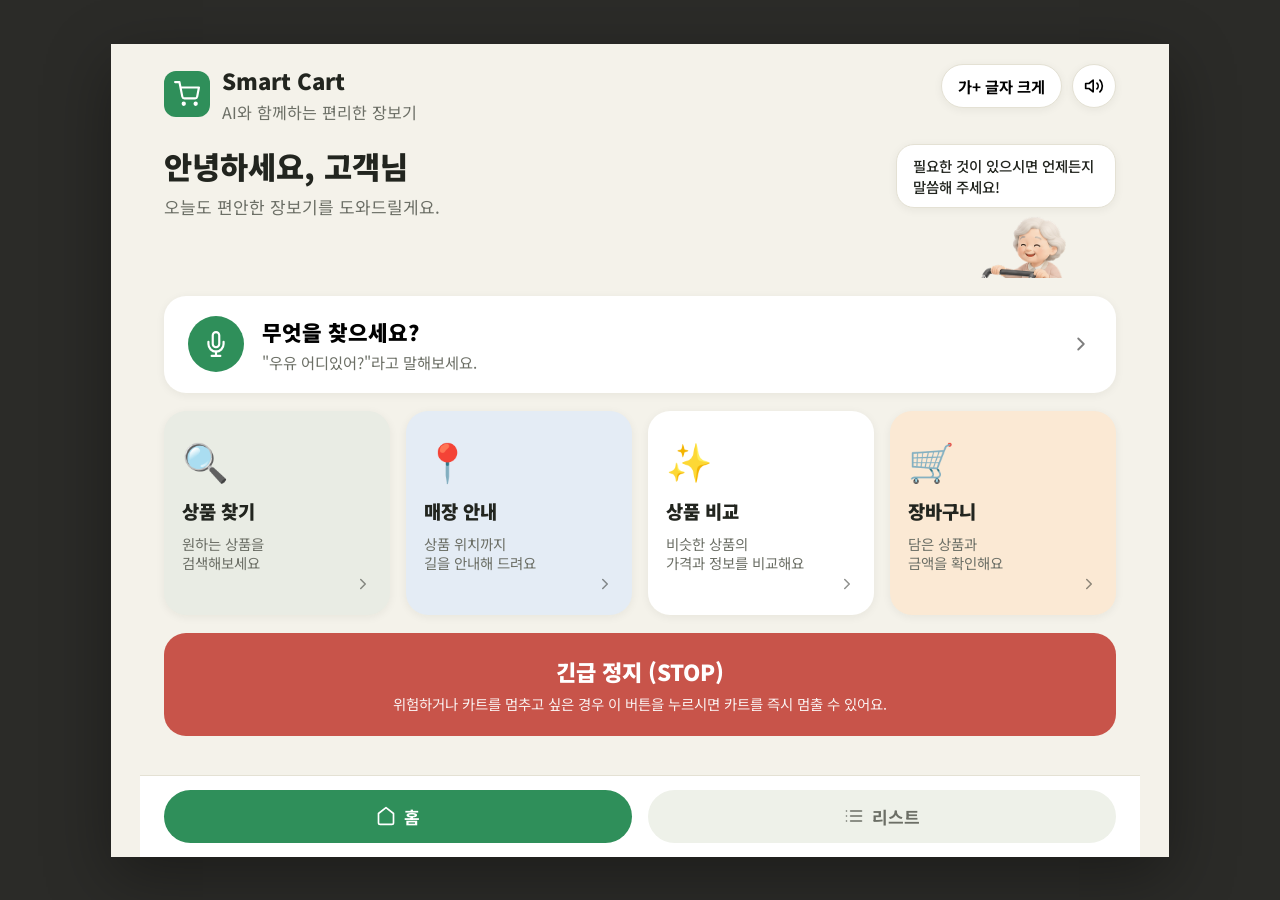
<file: index.html>
<!DOCTYPE html>
<html lang="ko">
<head>
<meta charset="UTF-8">
<meta name="viewport" content="width=device-width, initial-scale=1.0">
<title>Smart Cart - 홈</title>
<link rel="stylesheet" href="css/style.css">
</head>
<body data-page="home">
<div class="device-frame">
<div class="page">

  <div class="topbar">
    <div class="logo-row">
      <div class="logo-icon">
        <svg viewBox="0 0 24 24" fill="none" stroke-width="2" stroke-linecap="round" stroke-linejoin="round"><circle cx="9" cy="21" r="1"/><circle cx="20" cy="21" r="1"/><path d="M1 1h4l2.68 13.39a2 2 0 0 0 2 1.61h9.72a2 2 0 0 0 2-1.61L23 6H6"/></svg>
      </div>
      <div class="title-group">
        <h1 style="font-size:1.3rem;">Smart Cart</h1>
        <p>AI와 함께하는 편리한 장보기</p>
      </div>
    </div>
    <div class="topbar-actions">
      <button class="pill-btn font-toggle-btn">가+ 글자 크게</button>
      <button class="icon-btn tts-btn" aria-label="읽어주기">
        <svg viewBox="0 0 24 24" fill="none" stroke="currentColor" stroke-width="2" stroke-linecap="round" stroke-linejoin="round"><polygon points="11 5 6 9 2 9 2 15 6 15 11 19 11 5"/><path d="M19.07 4.93a10 10 0 0 1 0 14.14M15.54 8.46a5 5 0 0 1 0 7.07"/></svg>
      </button>
    </div>
  </div>

  <div class="greeting-row">
    <div class="greeting-text">
      <h2>안녕하세요, 고객님</h2>
      <p data-tts-sub>오늘도 편안한 장보기를 도와드릴게요.</p>
    </div>
    <div class="avatar-wrap">
      <div class="speech-bubble">필요한 것이 있으시면 언제든지 말씀해 주세요!</div>
      <img class="avatar-emoji" src="img/grandma.png" alt="고객 캐릭터">
    </div>
  </div>

  <button class="card voice-search" id="homeVoiceBtn">
    <div class="mic-circle" id="homeMic">
      <svg viewBox="0 0 24 24" fill="none" stroke="currentColor" stroke-width="2" stroke-linecap="round" stroke-linejoin="round"><path d="M12 1a3 3 0 0 0-3 3v8a3 3 0 0 0 6 0V4a3 3 0 0 0-3-3z"/><path d="M19 10v2a7 7 0 0 1-14 0v-2"/><line x1="12" y1="19" x2="12" y2="23"/><line x1="8" y1="23" x2="16" y2="23"/></svg>
    </div>
    <div>
      <p class="vs-title">무엇을 찾으세요?</p>
      <p class="vs-sub">"우유 어디있어?"라고 말해보세요.</p>
    </div>
    <svg class="chev" viewBox="0 0 24 24" fill="none" stroke="currentColor" stroke-width="2" stroke-linecap="round" stroke-linejoin="round" width="22" height="22"><path d="M9 18l6-6-6-6"/></svg>
  </button>

  <div class="menu-grid">
    <a class="card menu-card c-search" href="search.html">
      <div class="m-icon">🔍</div>
      <h3>상품 찾기</h3>
      <p>원하는 상품을<br>검색해보세요</p>
      <svg class="chev" viewBox="0 0 24 24" fill="none" stroke="currentColor" stroke-width="2" stroke-linecap="round" stroke-linejoin="round" width="18" height="18"><path d="M9 18l6-6-6-6"/></svg>
    </a>
    <a class="card menu-card c-store" href="store.html">
      <div class="m-icon">📍</div>
      <h3>매장 안내</h3>
      <p>상품 위치까지<br>길을 안내해 드려요</p>
      <svg class="chev" viewBox="0 0 24 24" fill="none" stroke="currentColor" stroke-width="2" stroke-linecap="round" stroke-linejoin="round" width="18" height="18"><path d="M9 18l6-6-6-6"/></svg>
    </a>
    <a class="card menu-card c-compare" href="result.html">
      <div class="m-icon">✨</div>
      <h3>상품 비교</h3>
      <p>비슷한 상품의<br>가격과 정보를 비교해요</p>
      <svg class="chev" viewBox="0 0 24 24" fill="none" stroke="currentColor" stroke-width="2" stroke-linecap="round" stroke-linejoin="round" width="18" height="18"><path d="M9 18l6-6-6-6"/></svg>
    </a>
    <a class="card menu-card c-cart" href="cart.html">
      <div class="m-icon">🛒</div>
      <h3>장바구니</h3>
      <p>담은 상품과<br>금액을 확인해요</p>
      <svg class="chev" viewBox="0 0 24 24" fill="none" stroke="currentColor" stroke-width="2" stroke-linecap="round" stroke-linejoin="round" width="18" height="18"><path d="M9 18l6-6-6-6"/></svg>
    </a>
  </div>

  <button class="stop-btn" id="stopBtn">
    <h3>긴급 정지 (STOP)</h3>
    <p>위험하거나 카트를 멈추고 싶은 경우 이 버튼을 누르시면 카트를 즉시 멈출 수 있어요.</p>
  </button>

</div>

<nav class="bottom-nav">
  <a class="nav-btn active" href="index.html">
    <svg viewBox="0 0 24 24" fill="none" stroke="currentColor" stroke-width="2" stroke-linecap="round" stroke-linejoin="round"><path d="M3 9l9-7 9 7v11a2 2 0 0 1-2 2H5a2 2 0 0 1-2-2z"/></svg>
    홈
  </a>
  <a class="nav-btn" href="checklist.html">
    <svg viewBox="0 0 24 24" fill="none" stroke="currentColor" stroke-width="2" stroke-linecap="round" stroke-linejoin="round"><line x1="8" y1="6" x2="21" y2="6"/><line x1="8" y1="12" x2="21" y2="12"/><line x1="8" y1="18" x2="21" y2="18"/><line x1="3" y1="6" x2="3.01" y2="6"/><line x1="3" y1="12" x2="3.01" y2="12"/><line x1="3" y1="18" x2="3.01" y2="18"/></svg>
    리스트
  </a>
</nav>
</div>

<script src="js/data.js"></script>
<script src="js/cart.js"></script>
<script src="js/common.js"></script>
<script>
  seedCartOnce();

  initMic(document.getElementById('homeVoiceBtn'), (text) => {
    window.location.href = 'result.html?q=' + encodeURIComponent(text);
  });

  document.getElementById('stopBtn').addEventListener('click', () => {
    alert('🛑 카트가 긴급 정지되었습니다.\n안전을 확인한 후 다시 이용해주세요.');
  });
</script>
</body>
</html>
</file>
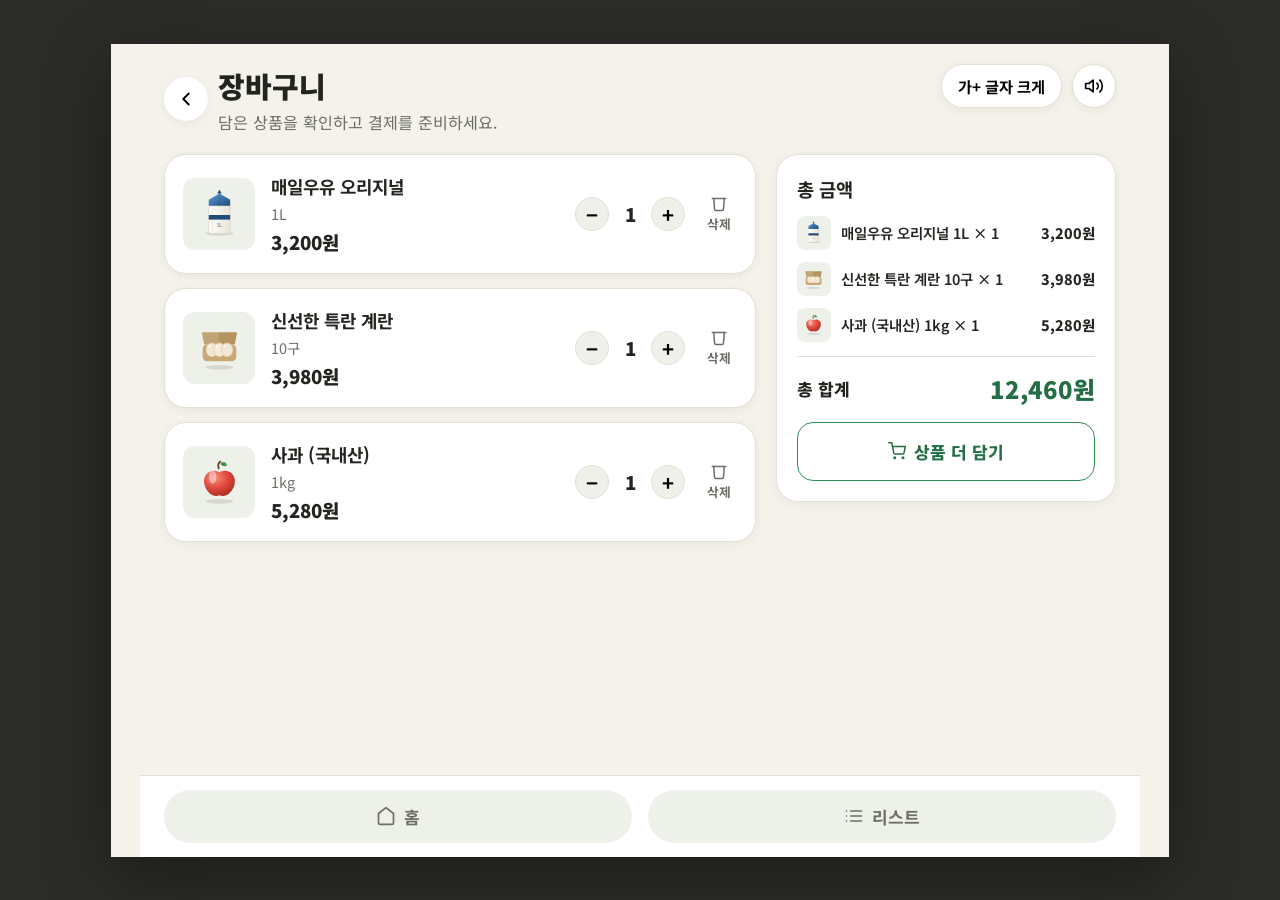
<file: cart.html>
<!DOCTYPE html>
<html lang="ko">
<head>
<meta charset="UTF-8">
<meta name="viewport" content="width=device-width, initial-scale=1.0">
<title>Smart Cart - 장바구니</title>
<link rel="stylesheet" href="css/style.css">
</head>
<body data-page="cart">
<div class="device-frame">
<div class="page">

  <div class="topbar">
    <div class="topbar-left">
      <button class="back-btn" onclick="history.back()" aria-label="뒤로가기">
        <svg viewBox="0 0 24 24" fill="none" stroke="currentColor" stroke-width="2" stroke-linecap="round" stroke-linejoin="round"><path d="M15 18l-6-6 6-6"/></svg>
      </button>
      <div class="title-group">
        <h1>장바구니</h1>
        <p data-tts-sub>담은 상품을 확인하고 결제를 준비하세요.</p>
      </div>
    </div>
    <div class="topbar-actions">
      <button class="pill-btn font-toggle-btn">가+ 글자 크게</button>
      <button class="icon-btn tts-btn" aria-label="읽어주기">
        <svg viewBox="0 0 24 24" fill="none" stroke="currentColor" stroke-width="2" stroke-linecap="round" stroke-linejoin="round"><polygon points="11 5 6 9 2 9 2 15 6 15 11 19 11 5"/><path d="M19.07 4.93a10 10 0 0 1 0 14.14M15.54 8.46a5 5 0 0 1 0 7.07"/></svg>
      </button>
    </div>
  </div>

  <div class="cart-layout">
    <div id="cartItems"></div>
    <div class="card summary-box">
      <h3>총 금액</h3>
      <div id="summaryLines"></div>
      <hr class="summary-divider">
      <div class="summary-total"><span>총 합계</span><span id="summaryTotal">0원</span></div>
      <a class="add-more-btn" href="search.html">
        <svg viewBox="0 0 24 24" width="18" height="18" fill="none" stroke="currentColor" stroke-width="2" stroke-linecap="round" stroke-linejoin="round"><circle cx="9" cy="21" r="1"/><circle cx="20" cy="21" r="1"/><path d="M1 1h4l2.68 13.39a2 2 0 0 0 2 1.61h9.72a2 2 0 0 0 2-1.61L23 6H6"/></svg>
        상품 더 담기
      </a>
    </div>
  </div>

</div>

<nav class="bottom-nav">
  <a class="nav-btn" href="index.html">
    <svg viewBox="0 0 24 24" fill="none" stroke="currentColor" stroke-width="2" stroke-linecap="round" stroke-linejoin="round"><path d="M3 9l9-7 9 7v11a2 2 0 0 1-2 2H5a2 2 0 0 1-2-2z"/></svg>
    홈
  </a>
  <a class="nav-btn" href="checklist.html">
    <svg viewBox="0 0 24 24" fill="none" stroke="currentColor" stroke-width="2" stroke-linecap="round" stroke-linejoin="round"><line x1="8" y1="6" x2="21" y2="6"/><line x1="8" y1="12" x2="21" y2="12"/><line x1="8" y1="18" x2="21" y2="18"/><line x1="3" y1="6" x2="3.01" y2="6"/><line x1="3" y1="12" x2="3.01" y2="12"/><line x1="3" y1="18" x2="3.01" y2="18"/></svg>
    리스트
  </a>
</nav>
</div>

<script src="js/data.js"></script>
<script src="js/cart.js"></script>
<script src="js/common.js"></script>
<script>
  function render() {
    const cart = getCart();
    const itemsEl = document.getElementById('cartItems');
    const linesEl = document.getElementById('summaryLines');

    if (cart.length === 0) {
      itemsEl.innerHTML = `
        <div class="card empty-state">
          <div class="e-emoji">🛒</div>
          <p>장바구니가 비어 있어요.</p>
          <br>
          <a class="pill-btn active" href="search.html" style="display:inline-flex;">상품 담으러 가기</a>
        </div>
      `;
      linesEl.innerHTML = '<p style="color:var(--text-sub);font-size:.85rem;">담은 상품이 없어요.</p>';
      document.getElementById('summaryTotal').textContent = '0원';
      return;
    }

    itemsEl.innerHTML = '';
    linesEl.innerHTML = '';

    cart.forEach((c) => {
      const p = getProduct(c.id);
      if (!p) return;

      const item = document.createElement('div');
      item.className = 'card cart-item';
      item.innerHTML = `
        <div class="product-thumb">${productThumb(p)}</div>
        <div class="ci-info">
          <h4>${p.name}</h4>
          <div class="ci-meta">${p.volume}</div>
          <div class="ci-price">${formatPrice(p.price)}</div>
        </div>
        <div class="qty-control">
          <button class="qty-minus" data-id="${p.id}">−</button>
          <span class="qty-val">${c.qty}</span>
          <button class="qty-plus" data-id="${p.id}">+</button>
        </div>
        <button class="del-btn" data-id="${p.id}">
          <svg viewBox="0 0 24 24" fill="none" stroke="currentColor" stroke-width="2" stroke-linecap="round" stroke-linejoin="round"><polyline points="3 6 5 6 21 6"/><path d="M19 6l-1 14a2 2 0 0 1-2 2H8a2 2 0 0 1-2-2L5 6"/></svg>
          삭제
        </button>
      `;
      itemsEl.appendChild(item);

      const line = document.createElement('div');
      line.className = 'summary-line';
      line.innerHTML = `
        <div class="s-thumb">${productThumb(p)}</div>
        <span class="s-name">${p.name} ${p.volume} × ${c.qty}</span>
        <span class="s-price">${formatPrice(p.price * c.qty)}</span>
      `;
      linesEl.appendChild(line);
    });

    document.getElementById('summaryTotal').textContent = formatPrice(cartTotal());

    itemsEl.querySelectorAll('.qty-plus').forEach((b) => b.addEventListener('click', () => { updateCartQty(b.dataset.id, 1); render(); }));
    itemsEl.querySelectorAll('.qty-minus').forEach((b) => b.addEventListener('click', () => { updateCartQty(b.dataset.id, -1); render(); }));
    itemsEl.querySelectorAll('.del-btn').forEach((b) => b.addEventListener('click', () => { removeFromCart(b.dataset.id); render(); }));
  }

  render();
</script>
</body>
</html>
</file>
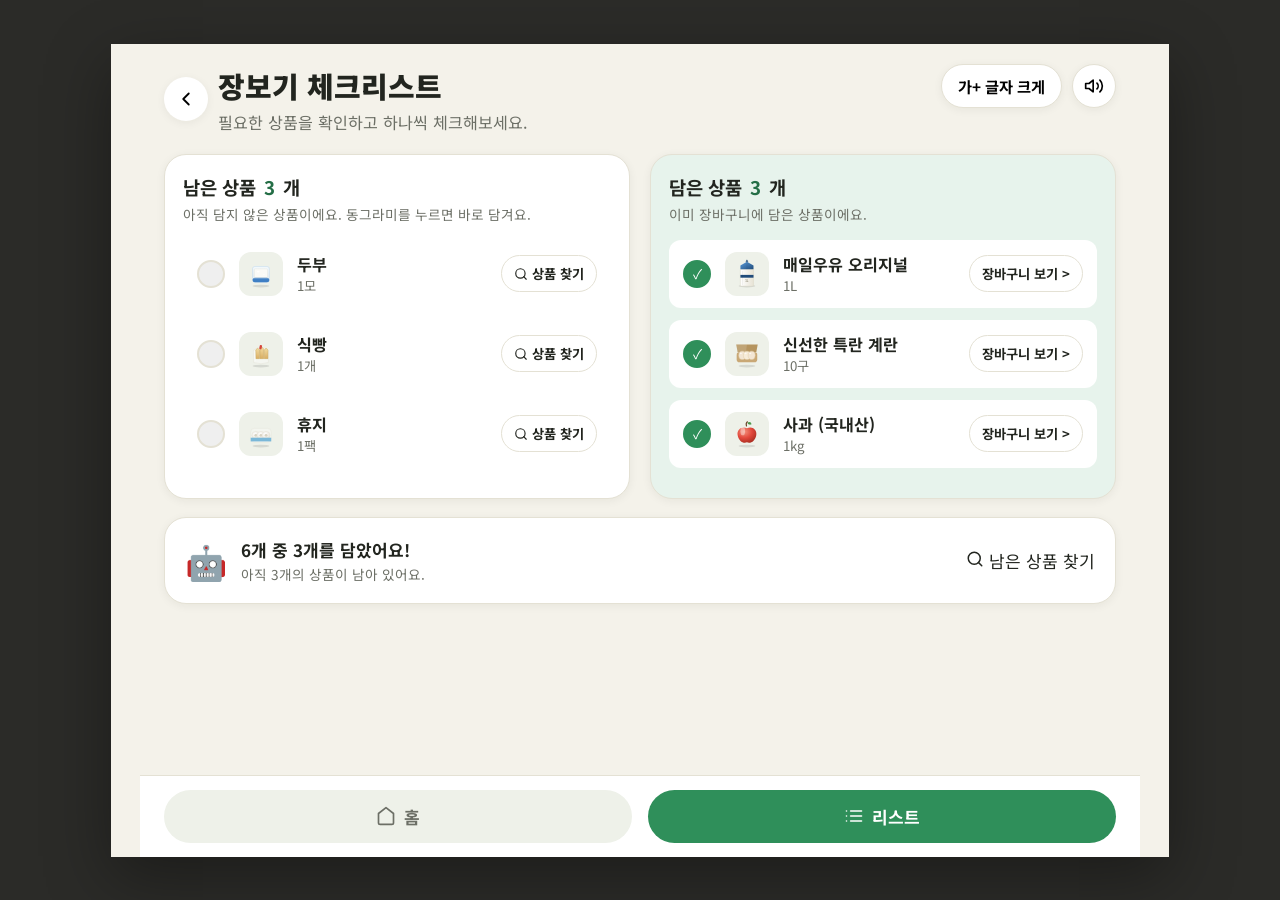
<file: checklist.html>
<!DOCTYPE html>
<html lang="ko">
<head>
<meta charset="UTF-8">
<meta name="viewport" content="width=device-width, initial-scale=1.0">
<title>Smart Cart - 장보기 체크리스트</title>
<link rel="stylesheet" href="css/style.css">
</head>
<body data-page="checklist">
<div class="device-frame">
<div class="page">

  <div class="topbar">
    <div class="topbar-left">
      <button class="back-btn" onclick="history.back()" aria-label="뒤로가기">
        <svg viewBox="0 0 24 24" fill="none" stroke="currentColor" stroke-width="2" stroke-linecap="round" stroke-linejoin="round"><path d="M15 18l-6-6 6-6"/></svg>
      </button>
      <div class="title-group">
        <h1>장보기 체크리스트</h1>
        <p data-tts-sub>필요한 상품을 확인하고 하나씩 체크해보세요.</p>
      </div>
    </div>
    <div class="topbar-actions">
      <button class="pill-btn font-toggle-btn">가+ 글자 크게</button>
      <button class="icon-btn tts-btn" aria-label="읽어주기">
        <svg viewBox="0 0 24 24" fill="none" stroke="currentColor" stroke-width="2" stroke-linecap="round" stroke-linejoin="round"><polygon points="11 5 6 9 2 9 2 15 6 15 11 19 11 5"/><path d="M19.07 4.93a10 10 0 0 1 0 14.14M15.54 8.46a5 5 0 0 1 0 7.07"/></svg>
      </button>
    </div>
  </div>

  <div class="checklist-layout">
    <div class="card checklist-col">
      <h3>남은 상품 <span class="count" id="remainCount">0</span>개</h3>
      <p class="col-sub">아직 담지 않은 상품이에요. 동그라미를 누르면 바로 담겨요.</p>
      <div id="remainList"></div>
    </div>
    <div class="card checklist-col added">
      <h3>담은 상품 <span class="count" id="addedCount">0</span>개</h3>
      <p class="col-sub">이미 장바구니에 담은 상품이에요.</p>
      <div id="addedList"></div>
    </div>
  </div>

  <div class="card progress-bar-card">
    <div class="pb-left">
      <div class="robot">🤖</div>
      <div>
        <h4 id="progressTitle">6개 중 0개를 담았어요!</h4>
        <p id="progressSub">아직 6개의 상품이 남아 있어요.</p>
      </div>
    </div>
    <a href="search.html">
      <svg viewBox="0 0 24 24" width="18" height="18" fill="none" stroke="currentColor" stroke-width="2" stroke-linecap="round" stroke-linejoin="round"><circle cx="11" cy="11" r="8"/><line x1="21" y1="21" x2="16.65" y2="16.65"/></svg>
      남은 상품 찾기
    </a>
  </div>

</div>

<nav class="bottom-nav">
  <a class="nav-btn" href="index.html">
    <svg viewBox="0 0 24 24" fill="none" stroke="currentColor" stroke-width="2" stroke-linecap="round" stroke-linejoin="round"><path d="M3 9l9-7 9 7v11a2 2 0 0 1-2 2H5a2 2 0 0 1-2-2z"/></svg>
    홈
  </a>
  <a class="nav-btn active" href="checklist.html">
    <svg viewBox="0 0 24 24" fill="none" stroke="currentColor" stroke-width="2" stroke-linecap="round" stroke-linejoin="round"><line x1="8" y1="6" x2="21" y2="6"/><line x1="8" y1="12" x2="21" y2="12"/><line x1="8" y1="18" x2="21" y2="18"/><line x1="3" y1="6" x2="3.01" y2="6"/><line x1="3" y1="12" x2="3.01" y2="12"/><line x1="3" y1="18" x2="3.01" y2="18"/></svg>
    리스트
  </a>
</nav>
</div>

<script src="js/data.js"></script>
<script src="js/cart.js"></script>
<script src="js/common.js"></script>
<script>
  function render() {
    const cartIds = getCart().map((c) => c.id);
    const remaining = CHECKLIST_IDS.filter((id) => !cartIds.includes(id));
    const added = CHECKLIST_IDS.filter((id) => cartIds.includes(id));

    document.getElementById('remainCount').textContent = remaining.length;
    document.getElementById('addedCount').textContent = added.length;

    const remainList = document.getElementById('remainList');
    remainList.innerHTML = '';
    remaining.forEach((id) => {
      const p = getProduct(id);
      const row = document.createElement('div');
      row.className = 'check-item';
      row.innerHTML = `
        <button class="check-circle" data-id="${id}" aria-label="담기"></button>
        <div class="product-thumb">${productThumb(p)}</div>
        <div class="ci-text"><h4>${p.name}</h4><p>${p.volume}</p></div>
        <a class="ci-action" href="result.html?q=${encodeURIComponent(p.name)}">
          <svg viewBox="0 0 24 24" width="14" height="14" fill="none" stroke="currentColor" stroke-width="2" stroke-linecap="round" stroke-linejoin="round"><circle cx="11" cy="11" r="8"/><line x1="21" y1="21" x2="16.65" y2="16.65"/></svg>
          상품 찾기
        </a>
      `;
      remainList.appendChild(row);
    });
    if (remaining.length === 0) {
      remainList.innerHTML = '<p style="color:var(--text-sub);font-size:.9rem;">모두 담았어요! 👏</p>';
    }

    const addedList = document.getElementById('addedList');
    addedList.innerHTML = '';
    added.forEach((id) => {
      const p = getProduct(id);
      const row = document.createElement('div');
      row.className = 'check-item done';
      row.innerHTML = `
        <button class="check-circle" data-id="${id}" aria-label="빼기">✓</button>
        <div class="product-thumb">${productThumb(p)}</div>
        <div class="ci-text"><h4>${p.name}</h4><p>${p.volume}</p></div>
        <a class="ci-action" href="cart.html">장바구니 보기 ></a>
      `;
      addedList.appendChild(row);
    });
    if (added.length === 0) {
      addedList.innerHTML = '<p style="color:var(--text-sub);font-size:.9rem;">아직 담은 상품이 없어요.</p>';
    }

    document.getElementById('progressTitle').textContent = `${CHECKLIST_IDS.length}개 중 ${added.length}개를 담았어요!`;
    document.getElementById('progressSub').textContent = remaining.length > 0
      ? `아직 ${remaining.length}개의 상품이 남아 있어요.`
      : '모든 상품을 담았어요. 결제를 진행해보세요!';

    document.querySelectorAll('.check-circle').forEach((btn) => {
      btn.addEventListener('click', () => {
        const id = btn.dataset.id;
        if (isInCart(id)) {
          removeFromCart(id);
        } else {
          addToCart(id, 1);
        }
        render();
      });
    });
  }

  render();
</script>
</body>
</html>
</file>
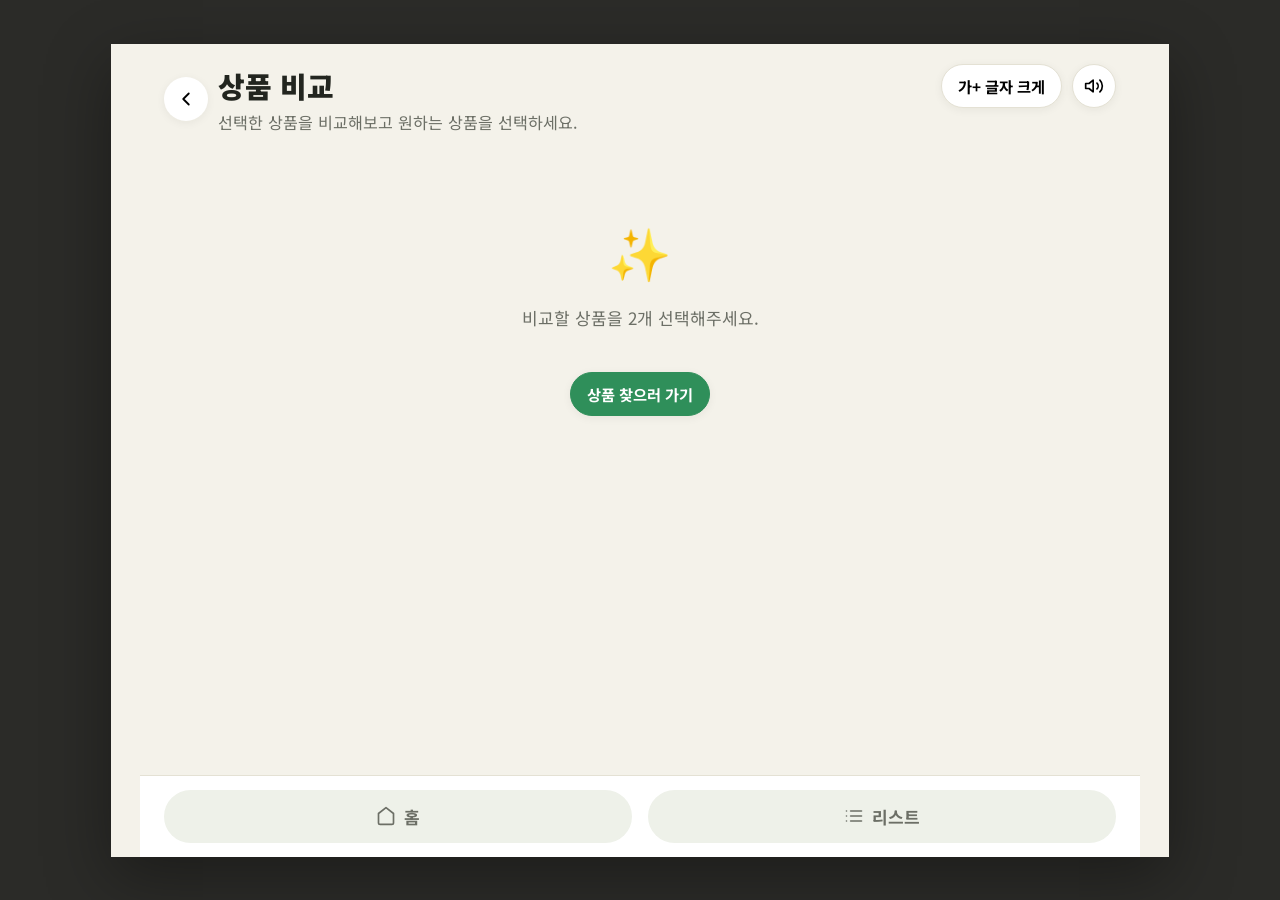
<file: compare.html>
<!DOCTYPE html>
<html lang="ko">
<head>
<meta charset="UTF-8">
<meta name="viewport" content="width=device-width, initial-scale=1.0">
<title>Smart Cart - 상품 비교</title>
<link rel="stylesheet" href="css/style.css">
</head>
<body data-page="compare">
<div class="device-frame">
<div class="page">

  <div class="topbar">
    <div class="topbar-left">
      <button class="back-btn" onclick="history.back()" aria-label="뒤로가기">
        <svg viewBox="0 0 24 24" fill="none" stroke="currentColor" stroke-width="2" stroke-linecap="round" stroke-linejoin="round"><path d="M15 18l-6-6 6-6"/></svg>
      </button>
      <div class="title-group">
        <h1>상품 비교</h1>
        <p data-tts-sub>선택한 상품을 비교해보고 원하는 상품을 선택하세요.</p>
      </div>
    </div>
    <div class="topbar-actions">
      <button class="pill-btn font-toggle-btn">가+ 글자 크게</button>
      <button class="icon-btn tts-btn" aria-label="읽어주기">
        <svg viewBox="0 0 24 24" fill="none" stroke="currentColor" stroke-width="2" stroke-linecap="round" stroke-linejoin="round"><polygon points="11 5 6 9 2 9 2 15 6 15 11 19 11 5"/><path d="M19.07 4.93a10 10 0 0 1 0 14.14M15.54 8.46a5 5 0 0 1 0 7.07"/></svg>
      </button>
    </div>
  </div>

  <div id="compareContent"></div>

</div>

<nav class="bottom-nav">
  <a class="nav-btn" href="index.html">
    <svg viewBox="0 0 24 24" fill="none" stroke="currentColor" stroke-width="2" stroke-linecap="round" stroke-linejoin="round"><path d="M3 9l9-7 9 7v11a2 2 0 0 1-2 2H5a2 2 0 0 1-2-2z"/></svg>
    홈
  </a>
  <a class="nav-btn" href="checklist.html">
    <svg viewBox="0 0 24 24" fill="none" stroke="currentColor" stroke-width="2" stroke-linecap="round" stroke-linejoin="round"><line x1="8" y1="6" x2="21" y2="6"/><line x1="8" y1="12" x2="21" y2="12"/><line x1="8" y1="18" x2="21" y2="18"/><line x1="3" y1="6" x2="3.01" y2="6"/><line x1="3" y1="12" x2="3.01" y2="12"/><line x1="3" y1="18" x2="3.01" y2="18"/></svg>
    리스트
  </a>
</nav>
</div>

<script src="js/data.js"></script>
<script src="js/cart.js"></script>
<script src="js/common.js"></script>
<script>
  const params = new URLSearchParams(window.location.search);
  let ids = (params.get('ids') || '').split(',').filter(Boolean);
  if (ids.length < 2) ids = getCompareSelection();

  const products = ids.map(getProduct).filter(Boolean);
  const content = document.getElementById('compareContent');

  if (products.length < 2) {
    content.innerHTML = `
      <div class="empty-state">
        <div class="e-emoji">✨</div>
        <p>비교할 상품을 2개 선택해주세요.</p>
        <br>
        <a class="pill-btn active" href="result.html" style="display:inline-flex;">상품 찾으러 가기</a>
      </div>
    `;
  } else {
    let selectedId = products[0].id;

    function nutriPills(p) {
      if (!p.nutrition) return '<span style="color:var(--text-sub);font-size:.8rem;">영양 정보 없음</span>';
      const n = p.nutrition;
      return `
        <div class="nutri-pills">
          <div class="nutri-pill">${n.cal}<small>칼로리</small></div>
          <div class="nutri-pill">${n.carb}g<small>탄수화물</small></div>
          <div class="nutri-pill">${n.sugar}g<small>당류</small></div>
          <div class="nutri-pill">${n.fat}g<small>지방</small></div>
          <div class="nutri-pill">${n.protein}g<small>단백질</small></div>
        </div>
      `;
    }

    function renderTable() {
      const rows = [
        { label: '', render: (p) => `
          <div class="select-badge">
            <span class="dot">${p.id === selectedId ? '✓' : ''}</span>
            ${p.id === selectedId ? '선택됨' : '선택하기'}
          </div>
          <div class="compare-thumb">${productThumb(p)}</div>
          <h4>${p.name}</h4>
        `, headerRow: true },
        { label: '용량', render: (p) => p.volume },
        { label: '가격', render: (p) => `<strong>${formatPrice(p.price)}</strong>` },
        { label: '원산지', render: (p) => p.origin },
        { label: '영양 정보 (100g 기준)', render: (p) => nutriPills(p) },
        { label: '고객 평점', render: (p) => `★ ${p.rating} (${p.reviews.toLocaleString('ko-KR')})` },
      ];

      content.innerHTML = `
        <div class="compare-table-wrap">
          <div class="compare-grid">
            ${rows.map((row) => `
              <div class="compare-row-label">${row.label}</div>
              ${products.map((p) => `
                <div class="compare-cell ${row.headerRow ? 'header-cell' : ''} ${p.id === selectedId ? 'selected' : ''}"
                     data-select-id="${p.id}" style="${row.headerRow ? 'cursor:pointer;' : ''}">
                  ${row.render(p)}
                </div>
              `).join('')}
            `).join('')}
          </div>
        </div>
        <div class="compare-actions">
          <button class="btn-ghost" id="locateBtn">📍 선택한 상품 위치 찾기</button>
          <button class="btn-primary" id="addCartBtn">🛒 선택한 상품 장바구니에 담기</button>
        </div>
      `;

      content.querySelectorAll('[data-select-id]').forEach((cell) => {
        cell.addEventListener('click', () => {
          selectedId = cell.dataset.selectId;
          renderTable();
        });
      });

      document.getElementById('locateBtn').addEventListener('click', () => {
        window.location.href = 'store.html?id=' + selectedId;
      });
      document.getElementById('addCartBtn').addEventListener('click', () => {
        addToCart(selectedId, 1);
        clearCompareSelection();
        alert('장바구니에 담았어요!');
        window.location.href = 'cart.html';
      });
    }

    renderTable();
  }
</script>
</body>
</html>
</file>
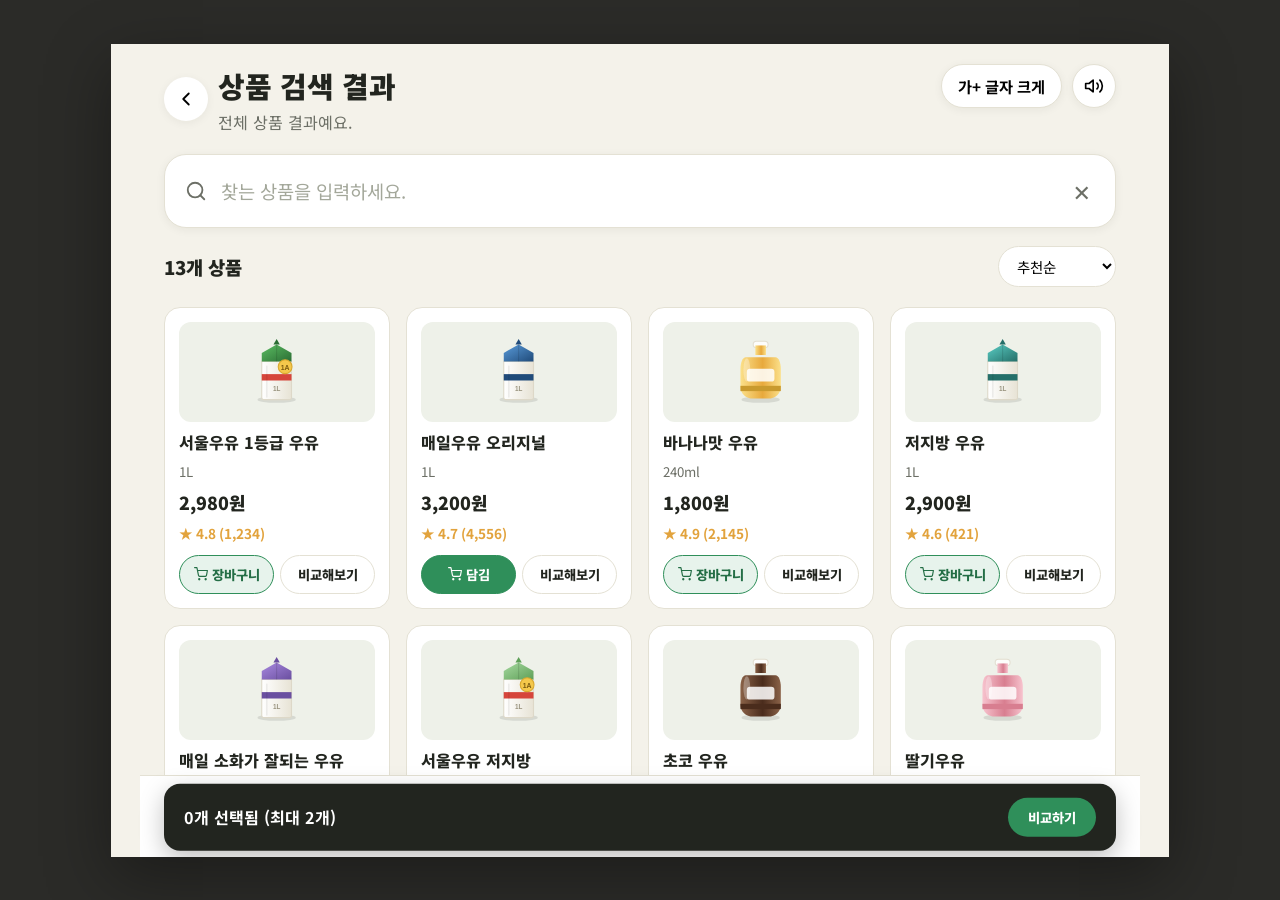
<file: result.html>
<!DOCTYPE html>
<html lang="ko">
<head>
<meta charset="UTF-8">
<meta name="viewport" content="width=device-width, initial-scale=1.0">
<title>Smart Cart - 상품 검색 결과</title>
<link rel="stylesheet" href="css/style.css">
</head>
<body data-page="result">
<div class="device-frame">
<div class="page">

  <div class="topbar">
    <div class="topbar-left">
      <button class="back-btn" onclick="history.back()" aria-label="뒤로가기">
        <svg viewBox="0 0 24 24" fill="none" stroke="currentColor" stroke-width="2" stroke-linecap="round" stroke-linejoin="round"><path d="M15 18l-6-6 6-6"/></svg>
      </button>
      <div class="title-group">
        <h1>상품 검색 결과</h1>
        <p id="resultSub" data-tts-sub>검색 결과예요.</p>
      </div>
    </div>
    <div class="topbar-actions">
      <button class="pill-btn font-toggle-btn">가+ 글자 크게</button>
      <button class="icon-btn tts-btn" aria-label="읽어주기">
        <svg viewBox="0 0 24 24" fill="none" stroke="currentColor" stroke-width="2" stroke-linecap="round" stroke-linejoin="round"><polygon points="11 5 6 9 2 9 2 15 6 15 11 19 11 5"/><path d="M19.07 4.93a10 10 0 0 1 0 14.14M15.54 8.46a5 5 0 0 1 0 7.07"/></svg>
      </button>
    </div>
  </div>

  <form class="card search-box" id="searchForm" style="margin-bottom:18px;">
    <svg class="search-ic" viewBox="0 0 24 24" fill="none" stroke="currentColor" stroke-width="2" stroke-linecap="round" stroke-linejoin="round"><circle cx="11" cy="11" r="8"/><line x1="21" y1="21" x2="16.65" y2="16.65"/></svg>
    <input type="text" id="searchInput" placeholder="찾는 상품을 입력하세요." autocomplete="off">
    <button type="button" class="clear-btn" id="clearInputBtn">✕</button>
  </form>

  <div class="result-head">
    <div class="result-count"><span id="resultCount">0</span>개 상품</div>
    <div class="sort-row">
      <select class="sort-select" id="sortSelect">
        <option value="reco">추천순</option>
        <option value="price-asc">낮은 가격순</option>
        <option value="price-desc">높은 가격순</option>
        <option value="rating">평점순</option>
      </select>
    </div>
  </div>

  <div class="product-grid" id="productGrid"></div>

</div>

<div class="compare-bar" id="compareBar">
  <span id="compareBarText">0개 선택됨</span>
  <button id="compareGoBtn">비교하기</button>
</div>

<nav class="bottom-nav">
  <a class="nav-btn" href="index.html">
    <svg viewBox="0 0 24 24" fill="none" stroke="currentColor" stroke-width="2" stroke-linecap="round" stroke-linejoin="round"><path d="M3 9l9-7 9 7v11a2 2 0 0 1-2 2H5a2 2 0 0 1-2-2z"/></svg>
    홈
  </a>
  <a class="nav-btn" href="checklist.html">
    <svg viewBox="0 0 24 24" fill="none" stroke="currentColor" stroke-width="2" stroke-linecap="round" stroke-linejoin="round"><line x1="8" y1="6" x2="21" y2="6"/><line x1="8" y1="12" x2="21" y2="12"/><line x1="8" y1="18" x2="21" y2="18"/><line x1="3" y1="6" x2="3.01" y2="6"/><line x1="3" y1="12" x2="3.01" y2="12"/><line x1="3" y1="18" x2="3.01" y2="18"/></svg>
    리스트
  </a>
</nav>
</div>

<script src="js/data.js"></script>
<script src="js/cart.js"></script>
<script src="js/common.js"></script>
<script>
  const params = new URLSearchParams(window.location.search);
  const qParam = params.get('q') || '';
  const catParam = params.get('cat') || '';

  document.getElementById('searchInput').value = qParam;

  function getResults() {
    if (qParam) return searchProducts(qParam);
    if (catParam && catParam !== 'all') return PRODUCTS.filter((p) => p.category === catParam);
    return PRODUCTS.slice();
  }

  function sortResults(list, mode) {
    const arr = list.slice();
    if (mode === 'price-asc') arr.sort((a, b) => a.price - b.price);
    else if (mode === 'price-desc') arr.sort((a, b) => b.price - a.price);
    else if (mode === 'rating') arr.sort((a, b) => b.rating - a.rating);
    return arr;
  }

  function render() {
    const mode = document.getElementById('sortSelect').value;
    const list = sortResults(getResults(), mode);
    const grid = document.getElementById('productGrid');
    const sub = document.getElementById('resultSub');
    const count = document.getElementById('resultCount');

    sub.textContent = qParam ? `"${qParam}"에 대한 검색 결과예요.` :
      (catParam && catParam !== 'all') ? `${(CATEGORIES.find(c=>c.id===catParam)||{}).name || ''} 상품 결과예요.` :
      '전체 상품 결과예요.';
    count.textContent = list.length;

    grid.innerHTML = '';
    if (list.length === 0) {
      grid.innerHTML = '<div class="empty-state" style="grid-column:1/-1;"><div class="e-emoji">🔎</div><p>검색 결과가 없어요. 다른 검색어로 시도해보세요.</p></div>';
      return;
    }

    const compareSel = getCompareSelection();

    list.forEach((p) => {
      const card = document.createElement('div');
      card.className = 'product-card';
      const inCart = isInCart(p.id);
      const compared = compareSel.includes(p.id);
      card.innerHTML = `
        <div class="product-thumb">${productThumb(p)}</div>
        <h4>${p.name}</h4>
        <div class="product-meta">${p.volume}</div>
        <div class="product-price">${formatPrice(p.price)}</div>
        <div class="product-rating">★ ${p.rating} (${p.reviews.toLocaleString('ko-KR')})</div>
        <div class="product-actions">
          <button class="cart-btn ${inCart ? 'in-cart' : ''}" data-id="${p.id}">
            <svg viewBox="0 0 24 24" fill="none" stroke="currentColor" stroke-width="2" stroke-linecap="round" stroke-linejoin="round"><circle cx="9" cy="21" r="1"/><circle cx="20" cy="21" r="1"/><path d="M1 1h4l2.68 13.39a2 2 0 0 0 2 1.61h9.72a2 2 0 0 0 2-1.61L23 6H6"/></svg>
            ${inCart ? '담김' : '장바구니'}
          </button>
          <button class="compare-btn ${compared ? 'selected' : ''}" data-id="${p.id}">비교해보기</button>
        </div>
      `;
      grid.appendChild(card);
    });

    grid.querySelectorAll('.cart-btn').forEach((btn) => {
      btn.addEventListener('click', () => {
        const id = btn.dataset.id;
        if (isInCart(id)) {
          window.location.href = 'cart.html';
        } else {
          addToCart(id, 1);
          render();
        }
      });
    });

    grid.querySelectorAll('.compare-btn').forEach((btn) => {
      btn.addEventListener('click', () => {
        toggleCompareSelection(btn.dataset.id);
        render();
        updateCompareBar();
      });
    });
  }

  function updateCompareBar() {
    const sel = getCompareSelection();
    const bar = document.getElementById('compareBar');
    document.getElementById('compareBarText').textContent = `${sel.length}개 선택됨 (최대 2개)`;
    bar.classList.toggle('show', sel.length > 0);
  }

  document.getElementById('compareGoBtn').addEventListener('click', () => {
    const sel = getCompareSelection();
    if (sel.length < 2) {
      alert('비교할 상품을 2개 선택해주세요.');
      return;
    }
    window.location.href = 'compare.html?ids=' + sel.join(',');
  });

  document.getElementById('sortSelect').addEventListener('change', render);
  document.getElementById('clearInputBtn').addEventListener('click', () => {
    window.location.href = 'result.html';
  });
  document.getElementById('searchForm').addEventListener('submit', (e) => {
    e.preventDefault();
    const val = document.getElementById('searchInput').value.trim();
    if (!val) return;
    addRecentSearch(val);
    window.location.href = 'result.html?q=' + encodeURIComponent(val);
  });

  if (qParam) addRecentSearch(qParam);
  render();
  updateCompareBar();
</script>
</body>
</html>
</file>
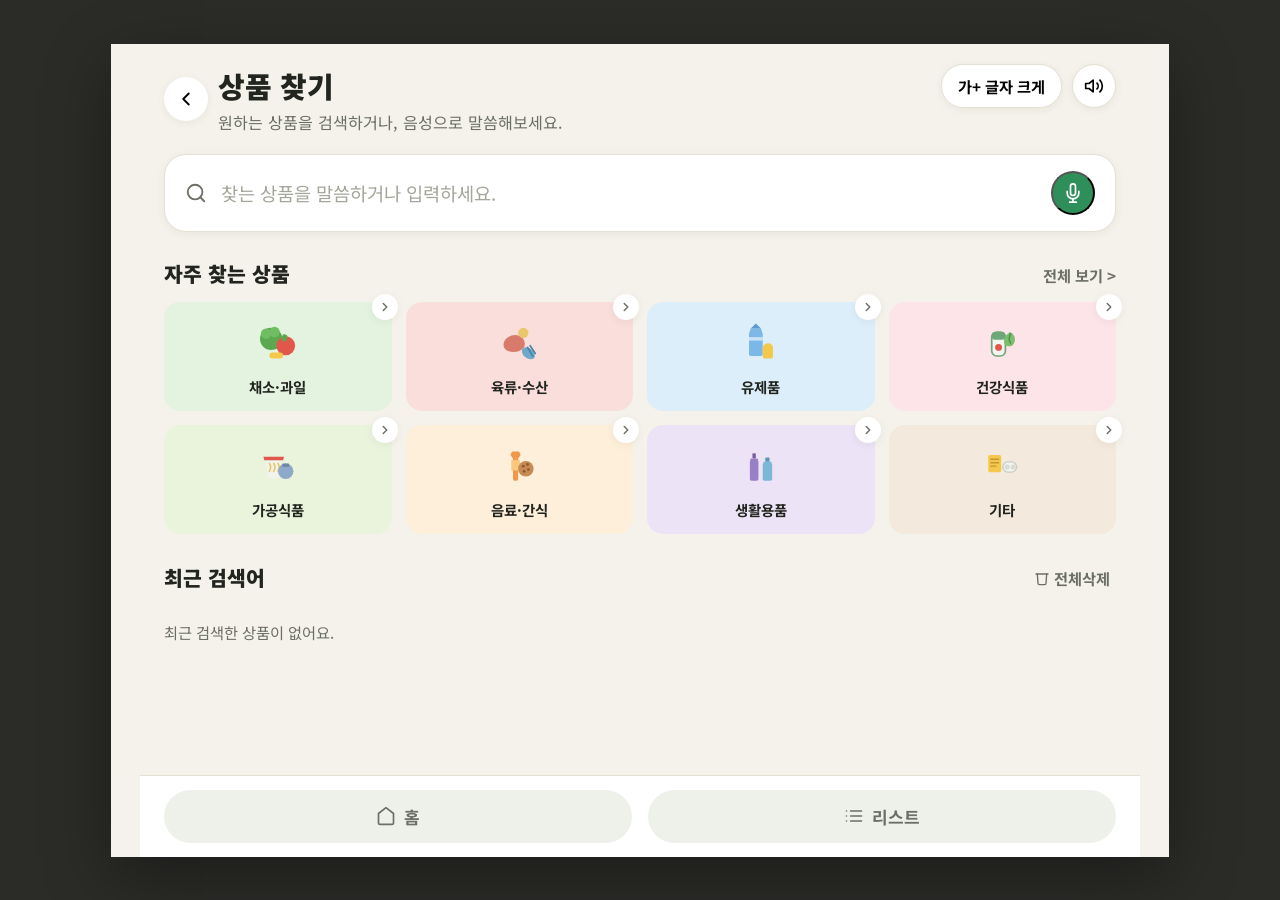
<file: search.html>
<!DOCTYPE html>
<html lang="ko">
<head>
<meta charset="UTF-8">
<meta name="viewport" content="width=device-width, initial-scale=1.0">
<title>Smart Cart - 상품 찾기</title>
<link rel="stylesheet" href="css/style.css">
</head>
<body data-page="search">
<div class="device-frame">
<div class="page">

  <div class="topbar">
    <div class="topbar-left">
      <button class="back-btn" onclick="history.back()" aria-label="뒤로가기">
        <svg viewBox="0 0 24 24" fill="none" stroke="currentColor" stroke-width="2" stroke-linecap="round" stroke-linejoin="round"><path d="M15 18l-6-6 6-6"/></svg>
      </button>
      <div class="title-group">
        <h1>상품 찾기</h1>
        <p data-tts-sub>원하는 상품을 검색하거나, 음성으로 말씀해보세요.</p>
      </div>
    </div>
    <div class="topbar-actions">
      <button class="pill-btn font-toggle-btn">가+ 글자 크게</button>
      <button class="icon-btn tts-btn" aria-label="읽어주기">
        <svg viewBox="0 0 24 24" fill="none" stroke="currentColor" stroke-width="2" stroke-linecap="round" stroke-linejoin="round"><polygon points="11 5 6 9 2 9 2 15 6 15 11 19 11 5"/><path d="M19.07 4.93a10 10 0 0 1 0 14.14M15.54 8.46a5 5 0 0 1 0 7.07"/></svg>
      </button>
    </div>
  </div>

  <form class="card search-box" id="searchForm">
    <svg class="search-ic" viewBox="0 0 24 24" fill="none" stroke="currentColor" stroke-width="2" stroke-linecap="round" stroke-linejoin="round"><circle cx="11" cy="11" r="8"/><line x1="21" y1="21" x2="16.65" y2="16.65"/></svg>
    <input type="text" id="searchInput" placeholder="찾는 상품을 말씀하거나 입력하세요." autocomplete="off">
    <button type="button" class="mic-circle" id="searchMic">
      <svg viewBox="0 0 24 24" fill="none" stroke="currentColor" stroke-width="2" stroke-linecap="round" stroke-linejoin="round"><path d="M12 1a3 3 0 0 0-3 3v8a3 3 0 0 0 6 0V4a3 3 0 0 0-3-3z"/><path d="M19 10v2a7 7 0 0 1-14 0v-2"/><line x1="12" y1="19" x2="12" y2="23"/><line x1="8" y1="23" x2="16" y2="23"/></svg>
    </button>
  </form>

  <div class="section-head">
    <h2>자주 찾는 상품</h2>
    <a class="link" href="result.html?cat=all">전체 보기 ></a>
  </div>
  <div class="cat-grid" id="catGrid"></div>

  <div class="section-head">
    <h2>최근 검색어</h2>
    <button class="link" id="clearRecentBtn" style="border:none;background:none;display:flex;align-items:center;gap:4px;">
      <svg viewBox="0 0 24 24" width="16" height="16" fill="none" stroke="currentColor" stroke-width="2" stroke-linecap="round" stroke-linejoin="round"><polyline points="3 6 5 6 21 6"/><path d="M19 6l-1 14a2 2 0 0 1-2 2H8a2 2 0 0 1-2-2L5 6"/></svg>
      전체삭제
    </button>
  </div>
  <div class="recent-row" id="recentRow"></div>

</div>

<nav class="bottom-nav">
  <a class="nav-btn" href="index.html">
    <svg viewBox="0 0 24 24" fill="none" stroke="currentColor" stroke-width="2" stroke-linecap="round" stroke-linejoin="round"><path d="M3 9l9-7 9 7v11a2 2 0 0 1-2 2H5a2 2 0 0 1-2-2z"/></svg>
    홈
  </a>
  <a class="nav-btn" href="checklist.html">
    <svg viewBox="0 0 24 24" fill="none" stroke="currentColor" stroke-width="2" stroke-linecap="round" stroke-linejoin="round"><line x1="8" y1="6" x2="21" y2="6"/><line x1="8" y1="12" x2="21" y2="12"/><line x1="8" y1="18" x2="21" y2="18"/><line x1="3" y1="6" x2="3.01" y2="6"/><line x1="3" y1="12" x2="3.01" y2="12"/><line x1="3" y1="18" x2="3.01" y2="18"/></svg>
    리스트
  </a>
</nav>
</div>

<script src="js/data.js"></script>
<script src="js/cart.js"></script>
<script src="js/common.js"></script>
<script>
  const CAT_ICONS = {
    veg: `<circle cx="20" cy="22" r="13" fill="#5CA850"/><circle cx="14" cy="16" r="6" fill="#6FBE62"/><circle cx="24" cy="14" r="6" fill="#6FBE62"/><circle cx="37" cy="30" r="11" fill="#E2574C"/><rect x="34" y="16" width="6" height="8" rx="2" fill="#5CA850" transform="rotate(20 34 16)"/><rect x="18" y="38" width="16" height="7" rx="3.5" fill="#F4C84B"/>`,
    meat: `<path d="M12 34c-3-3-3-9 2-13 5-4 12-5 17-1 4 3 5 9 2 13-4 5-16 6-21 1z" fill="#D97B6C"/><circle cx="33" cy="15" r="6" fill="#E8C86A"/><path d="M38 32c6 2 10 8 8 12-2 3-9 2-13-3-3-4-2-10 5-9z" fill="#6FA8C8"/><path d="M38 32l6 10M41 30l6 9" stroke="#4A85A8" stroke-width="2" stroke-linecap="round"/>`,
    dairy: `<path d="M16 10h12l2 6v24a2 2 0 0 1-2 2H16a2 2 0 0 1-2-2V16z" fill="#7BB8E8"/><path d="M16 10l6-6 6 6z" fill="#5A9BD4"/><rect x="14" y="20" width="16" height="4" fill="#fff" opacity=".6"/><path d="M33 28c4-2 9 0 9 5v9a3 3 0 0 1-3 3h-6a3 3 0 0 1-3-3v-9c0-2 1-4 3-5z" fill="#F4C84B"/>`,
    health: `<rect x="16" y="14" width="16" height="28" rx="6" fill="#F2F5F2" stroke="#6FA878" stroke-width="2"/><rect x="16" y="14" width="16" height="9" rx="4" fill="#6FA878"/><circle cx="24" cy="32" r="4" fill="#E2574C"/><path d="M37 14c5 2 8 8 5 13-2 4-7 5-10 2-3-3-2-9 2-12z" fill="#7BBE6E"/><path d="M38 16c-2 4-2 8 0 11" stroke="#4E8A47" stroke-width="1.6" stroke-linecap="round" fill="none"/>`,
    processed: `<path d="M14 20h18l-2 18a3 3 0 0 1-3 3H19a3 3 0 0 1-3-3z" fill="#F2F4EC"/><path d="M12 20h22l1-4H11z" fill="#E2574C"/><path d="M18 24c2 3 2 6 0 9M23 24c2 3 2 6 0 9M28 24c2 3 2 6 0 9" stroke="#E8C86A" stroke-width="2" stroke-linecap="round" fill="none"/><circle cx="37" cy="33" r="9" fill="#8FA9C8"/><rect x="33" y="24" width="8" height="4" rx="1" fill="#6F89A8"/>`,
    drink: `<path d="M20 10h8l2 4-3 4v24a2 2 0 0 1-2 2h-2a2 2 0 0 1-2-2V18l-3-4z" fill="#F0984A"/><rect x="19" y="20" width="10" height="12" fill="#FBC87E"/><circle cx="36" cy="30" r="9" fill="#C68A52"/><circle cx="33" cy="27" r="1.6" fill="#8A5A2E"/><circle cx="38" cy="25" r="1.6" fill="#8A5A2E"/><circle cx="39" cy="31" r="1.6" fill="#8A5A2E"/><circle cx="34" cy="33" r="1.6" fill="#8A5A2E"/>`,
    life: `<path d="M16 18h8l1 4v20a2 2 0 0 1-2 2h-6a2 2 0 0 1-2-2V22z" fill="#9A7FC4"/><rect x="18" y="12" width="4" height="6" rx="1" fill="#7A5FA4"/><path d="M31 22h9l1 4v16a2 2 0 0 1-2 2h-7a2 2 0 0 1-2-2V26z" fill="#7BB8D8"/><rect x="33" y="17" width="5" height="5" rx="1" fill="#5A98B8"/>`,
    etc: `<rect x="12" y="14" width="15" height="20" rx="2" fill="#F4C84B"/><path d="M15 19h9M15 23h9M15 27h6" stroke="#C89830" stroke-width="1.6" stroke-linecap="round"/><rect x="29" y="22" width="16" height="12" rx="6" fill="#F2F4F2" stroke="#C8CCC4" stroke-width="1.6"/><circle cx="34" cy="28" r="3" fill="#D8DCD4"/><circle cx="41" cy="28" r="3" fill="#D8DCD4"/>`,
  };

  const catGrid = document.getElementById('catGrid');
  CATEGORIES.forEach((c) => {
    const a = document.createElement('a');
    a.className = 'cat-card cat-card--' + c.color;
    a.href = 'result.html?cat=' + c.id;
    a.innerHTML = `
      <div class="c-icon"><svg viewBox="0 0 56 56">${CAT_ICONS[c.color] || ''}</svg></div>
      <div class="c-name">${c.name}</div>
      <span class="c-chevron" aria-hidden="true">
        <svg viewBox="0 0 24 24" fill="none" stroke="currentColor" stroke-width="2.5" stroke-linecap="round" stroke-linejoin="round"><path d="M9 18l6-6-6-6"/></svg>
      </span>
    `;
    catGrid.appendChild(a);
  });

  function renderRecent() {
    const row = document.getElementById('recentRow');
    const recent = getRecentSearches();
    row.innerHTML = '';
    if (recent.length === 0) {
      row.innerHTML = '<p style="color:var(--text-sub);font-size:.9rem;">최근 검색한 상품이 없어요.</p>';
      return;
    }
    recent.forEach((term) => {
      const btn = document.createElement('a');
      btn.className = 'recent-chip';
      btn.href = 'result.html?q=' + encodeURIComponent(term);
      btn.innerHTML = `
        <svg viewBox="0 0 24 24" fill="none" stroke="currentColor" stroke-width="2" stroke-linecap="round" stroke-linejoin="round"><circle cx="12" cy="12" r="10"/><polyline points="12 6 12 12 16 14"/></svg>
        <span>${term}</span>
        <svg class="chev" viewBox="0 0 24 24" width="16" height="16" fill="none" stroke="currentColor" stroke-width="2" stroke-linecap="round" stroke-linejoin="round"><path d="M9 18l6-6-6-6"/></svg>
      `;
      row.appendChild(btn);
    });
  }
  renderRecent();

  document.getElementById('clearRecentBtn').addEventListener('click', () => {
    clearRecentSearches();
    renderRecent();
  });

  document.getElementById('searchForm').addEventListener('submit', (e) => {
    e.preventDefault();
    const val = document.getElementById('searchInput').value.trim();
    if (!val) return;
    window.location.href = 'result.html?q=' + encodeURIComponent(val);
  });

  initMic(document.getElementById('searchMic'), (text) => {
    document.getElementById('searchInput').value = text;
    window.location.href = 'result.html?q=' + encodeURIComponent(text);
  });
</script>
</body>
</html>
</file>
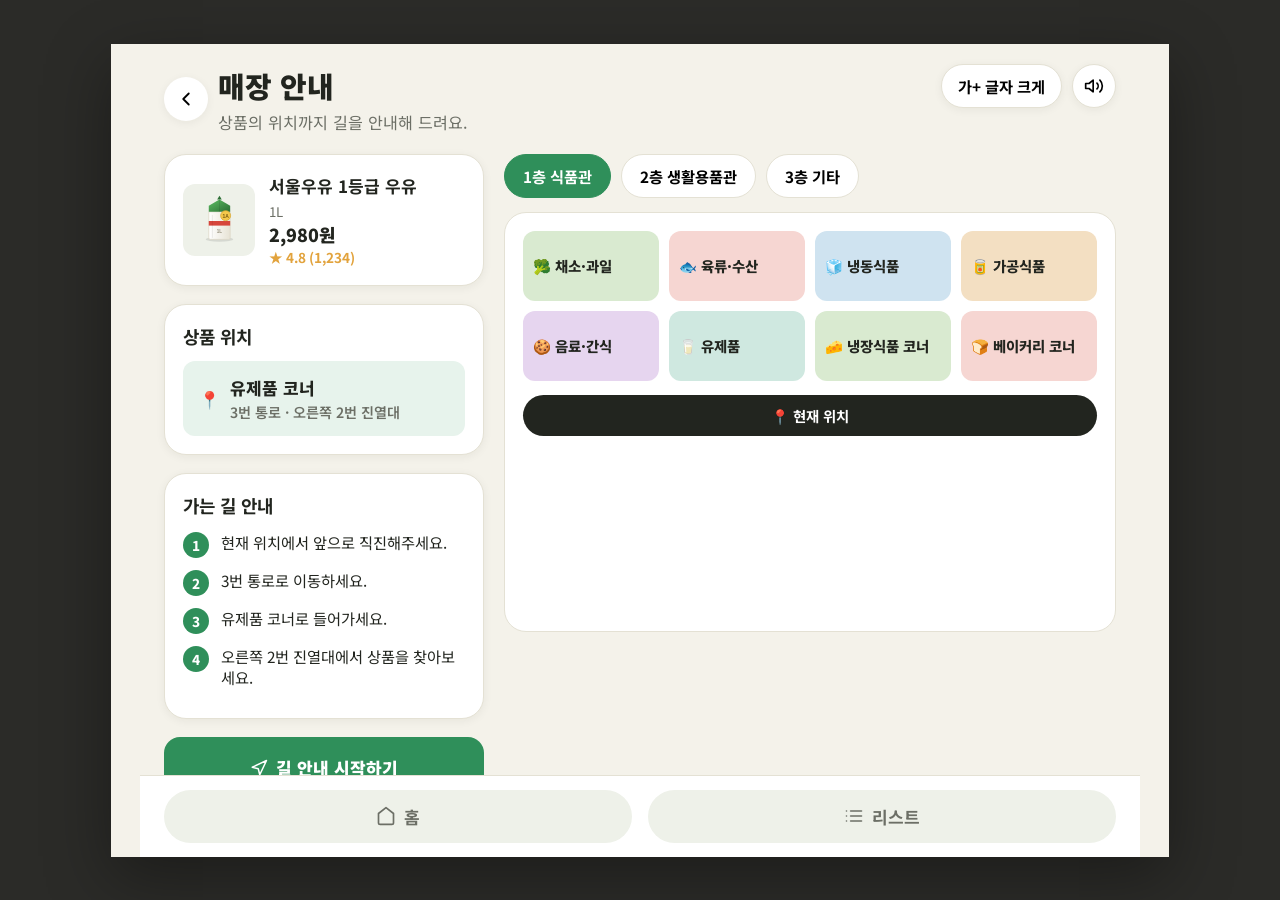
<file: store.html>
<!DOCTYPE html>
<html lang="ko">
<head>
<meta charset="UTF-8">
<meta name="viewport" content="width=device-width, initial-scale=1.0">
<title>Smart Cart - 매장 안내</title>
<link rel="stylesheet" href="css/style.css">
</head>
<body data-page="store">
<div class="device-frame">
<div class="page">

  <div class="topbar">
    <div class="topbar-left">
      <button class="back-btn" onclick="history.back()" aria-label="뒤로가기">
        <svg viewBox="0 0 24 24" fill="none" stroke="currentColor" stroke-width="2" stroke-linecap="round" stroke-linejoin="round"><path d="M15 18l-6-6 6-6"/></svg>
      </button>
      <div class="title-group">
        <h1>매장 안내</h1>
        <p data-tts-sub>상품의 위치까지 길을 안내해 드려요.</p>
      </div>
    </div>
    <div class="topbar-actions">
      <button class="pill-btn font-toggle-btn">가+ 글자 크게</button>
      <button class="icon-btn tts-btn" aria-label="읽어주기">
        <svg viewBox="0 0 24 24" fill="none" stroke="currentColor" stroke-width="2" stroke-linecap="round" stroke-linejoin="round"><polygon points="11 5 6 9 2 9 2 15 6 15 11 19 11 5"/><path d="M19.07 4.93a10 10 0 0 1 0 14.14M15.54 8.46a5 5 0 0 1 0 7.07"/></svg>
      </button>
    </div>
  </div>

  <div class="store-layout">
    <div>
      <div class="card store-product-card" id="productCard"></div>
      <div class="card loc-block" id="locBlock"></div>
      <div class="card direction-list" id="directionList"></div>
      <button class="go-btn" id="goBtn">
        <svg viewBox="0 0 24 24" width="18" height="18" fill="none" stroke="currentColor" stroke-width="2" stroke-linecap="round" stroke-linejoin="round"><polygon points="3 11 22 2 13 21 11 13 3 11"/></svg>
        길 안내 시작하기
      </button>
    </div>
    <div>
      <div class="floor-tabs" id="floorTabs">
        <button data-floor="f1" class="active">1층 식품관</button>
        <button data-floor="f2">2층 생활용품관</button>
        <button data-floor="f3">3층 기타</button>
      </div>
      <div class="store-map">
        <div class="map-grid" id="mapGrid"></div>
        <div class="current-loc">📍 현재 위치</div>
      </div>
    </div>
  </div>

</div>

<nav class="bottom-nav">
  <a class="nav-btn" href="index.html">
    <svg viewBox="0 0 24 24" fill="none" stroke="currentColor" stroke-width="2" stroke-linecap="round" stroke-linejoin="round"><path d="M3 9l9-7 9 7v11a2 2 0 0 1-2 2H5a2 2 0 0 1-2-2z"/></svg>
    홈
  </a>
  <a class="nav-btn" href="checklist.html">
    <svg viewBox="0 0 24 24" fill="none" stroke="currentColor" stroke-width="2" stroke-linecap="round" stroke-linejoin="round"><line x1="8" y1="6" x2="21" y2="6"/><line x1="8" y1="12" x2="21" y2="12"/><line x1="8" y1="18" x2="21" y2="18"/><line x1="3" y1="6" x2="3.01" y2="6"/><line x1="3" y1="12" x2="3.01" y2="12"/><line x1="3" y1="18" x2="3.01" y2="18"/></svg>
    리스트
  </a>
</nav>
</div>

<script src="js/data.js"></script>
<script src="js/cart.js"></script>
<script src="js/common.js"></script>
<script>
  const FLOOR_ZONES = {
    f1: ['채소·과일', '육류·수산', '냉동식품', '가공식품', '음료·간식', '유제품', '냉장식품 코너', '베이커리 코너'],
    f2: ['생활용품 코너', '주방용품', '뷰티', '문구'],
    f3: ['기타 상품'],
  };
  const ZONE_EMOJI = {
    '채소·과일': '🥦', '육류·수산': '🐟', '냉동식품': '🧊', '가공식품': '🥫',
    '음료·간식': '🍪', '유제품': '🥛', '냉장식품 코너': '🧀', '베이커리 코너': '🍞',
    '생활용품 코너': '🧴', '주방용품': '🍳', '뷰티': '💄', '문구': '✏️', '기타 상품': '📦',
  };

  const params = new URLSearchParams(window.location.search);
  const id = params.get('id') || 'milk_seoul';
  const product = getProduct(id) || PRODUCTS[0];
  let currentFloor = product.location.floor;

  document.getElementById('productCard').innerHTML = `
    <div class="product-thumb">${productThumb(product)}</div>
    <div>
      <h4>${product.name}</h4>
      <div class="product-meta">${product.volume}</div>
      <div class="product-price">${formatPrice(product.price)}</div>
      <div class="product-rating">★ ${product.rating} (${product.reviews.toLocaleString('ko-KR')})</div>
    </div>
  `;

  document.getElementById('locBlock').innerHTML = `
    <h3>상품 위치</h3>
    <div class="loc-pin">
      📍
      <span>${product.location.zone}<small>${product.location.detail}</small></span>
    </div>
  `;

  document.getElementById('directionList').innerHTML = `
    <h3>가는 길 안내</h3>
    <div class="direction-step"><div class="num">1</div><p>현재 위치에서 앞으로 직진해주세요.</p></div>
    <div class="direction-step"><div class="num">2</div><p>${product.location.detail.split(' · ')[0]}로 이동하세요.</p></div>
    <div class="direction-step"><div class="num">3</div><p>${product.location.zone}로 들어가세요.</p></div>
    <div class="direction-step"><div class="num">4</div><p>${product.location.detail.split(' · ')[1] || ''}에서 상품을 찾아보세요.</p></div>
  `;

  document.getElementById('goBtn').addEventListener('click', () => {
    alert('🧭 길 안내를 시작합니다. 카트가 ' + product.location.zone + '까지 안내해 드려요.');
  });

  function renderMap() {
    document.querySelectorAll('#floorTabs button').forEach((b) => {
      b.classList.toggle('active', b.dataset.floor === currentFloor);
    });
    const zones = FLOOR_ZONES[currentFloor];
    const grid = document.getElementById('mapGrid');
    grid.innerHTML = '';
    zones.forEach((zoneName, i) => {
      const div = document.createElement('div');
      const isTarget = currentFloor === product.location.floor && zoneName === product.location.zone;
      const colors = ['#d9ead0', '#f6d6d2', '#cfe3f0', '#f3dfc2', '#e6d5ef', '#cfe8e0'];
      div.className = 'map-zone' + (isTarget ? ' target' : '');
      if (!isTarget) div.style.background = colors[i % colors.length];
      div.innerHTML = `${ZONE_EMOJI[zoneName] || '📦'} ${zoneName}`;
      grid.appendChild(div);
    });
  }

  document.querySelectorAll('#floorTabs button').forEach((btn) => {
    btn.addEventListener('click', () => {
      currentFloor = btn.dataset.floor;
      renderMap();
    });
  });

  renderMap();
</script>
</body>
</html>
</file>
<file: css/style.css>
@import url('https://fonts.googleapis.com/css2?family=Noto+Sans+KR:wght@400;500;700;900&display=swap');

:root {
  --bg: #f4f2ea;
  --card: #ffffff;
  --card-alt: #eef1e9;
  --border: #e4e1d4;
  --text: #22251f;
  --text-sub: #6c6f66;
  --green: #2f8f5a;
  --green-dark: #246e46;
  --green-light: #e7f3ec;
  --red: #c8544a;
  --red-dark: #b8463c;
  --orange: #e2a33d;
  --radius-lg: 22px;
  --radius-md: 16px;
  --radius-sm: 12px;
  --shadow: 0 2px 10px rgba(30, 30, 20, 0.06);
}

* { box-sizing: border-box; }

html {
  font-size: 17px;
  transition: font-size .15s ease;
}

html.font-lg { font-size: 21px; }

body {
  margin: 0;
  background: #2b2b28;
  color: var(--text);
  font-family: 'Noto Sans KR', system-ui, -apple-system, sans-serif;
  min-height: 100vh;
  display: flex;
  align-items: center;
  justify-content: center;
}

/* 실제 카트 디스플레이 물리 크기(280mm x 215mm, 96dpi 환산 ≈ 1058x813px)에 맞춘 고정 화면 */
.device-frame {
  position: relative;
  flex-shrink: 0;
  width: 1058px;
  height: 813px;
  background: var(--bg);
  display: flex;
  flex-direction: column;
  overflow: hidden;
  box-shadow: 0 20px 60px rgba(0, 0, 0, .35);
}

.page {
  flex: 1 1 auto;
  overflow-y: auto;
  max-width: 1000px;
  width: 100%;
  margin: 0 auto;
  padding: 20px 24px 32px;
  box-sizing: border-box;
}

a { color: inherit; text-decoration: none; }
button { font-family: inherit; cursor: pointer; }

/* ---------- Header ---------- */
.topbar {
  display: flex;
  align-items: flex-start;
  justify-content: space-between;
  flex-wrap: wrap;
  gap: 16px;
  margin-bottom: 20px;
}

.topbar-left { display: flex; align-items: center; gap: 10px; flex: 1; min-width: 200px; }

.back-btn {
  width: 44px;
  height: 44px;
  border: none;
  background: var(--card);
  border-radius: 50%;
  display: flex;
  align-items: center;
  justify-content: center;
  box-shadow: var(--shadow);
  flex-shrink: 0;
}
.back-btn svg { width: 22px; height: 22px; }

.title-group { flex: 1; min-width: 0; }
.title-group h1 {
  margin: 0 0 4px;
  font-size: 1.7rem;
  font-weight: 900;
  display: flex;
  align-items: center;
  gap: 10px;
}
.title-group p {
  margin: 0;
  color: var(--text-sub);
  font-size: 0.95rem;
}

.logo-row { display: flex; align-items: center; gap: 12px; flex: 1; min-width: 200px; }
.logo-icon {
  width: 46px; height: 46px;
  background: var(--green);
  border-radius: 12px;
  display: flex; align-items: center; justify-content: center;
}
.logo-icon svg { width: 26px; height: 26px; stroke: #fff; }

.topbar-actions { display: flex; align-items: center; gap: 10px; flex-shrink: 0; flex-wrap: wrap; justify-content: flex-end; }

.pill-btn {
  display: flex;
  align-items: center;
  gap: 4px;
  background: var(--card);
  border: 1px solid var(--border);
  border-radius: 999px;
  padding: 10px 16px;
  font-size: 0.9rem;
  font-weight: 700;
  box-shadow: var(--shadow);
}
.pill-btn.active { background: var(--green); color: #fff; border-color: var(--green); }

.icon-btn {
  width: 44px; height: 44px;
  border: 1px solid var(--border);
  background: var(--card);
  border-radius: 50%;
  display: flex; align-items: center; justify-content: center;
  box-shadow: var(--shadow);
}
.icon-btn svg { width: 20px; height: 20px; }
.icon-btn.speaking { background: var(--green); border-color: var(--green); }
.icon-btn.speaking svg { stroke: #fff; }

/* ---------- Cards ---------- */
.card {
  background: var(--card);
  border-radius: var(--radius-lg);
  border: 1px solid var(--border);
  box-shadow: var(--shadow);
}

/* ---------- Home ---------- */
.greeting-row {
  display: flex;
  align-items: flex-start;
  justify-content: space-between;
  flex-wrap: wrap;
  gap: 16px;
  margin-bottom: 18px;
}
.greeting-text { flex: 1; min-width: 180px; }
.greeting-row h2 { font-size: 1.8rem; margin: 0 0 6px; font-weight: 900; }
.greeting-row p { margin: 0; color: var(--text-sub); font-size: 1rem; }

.avatar-wrap { position: relative; flex-shrink: 0; max-width: 100%; }
.speech-bubble {
  background: var(--card);
  border: 1px solid var(--border);
  border-radius: 18px;
  padding: 10px 16px;
  font-size: 0.85rem;
  font-weight: 500;
  max-width: 220px;
  box-shadow: var(--shadow);
  margin-bottom: 8px;
}
.avatar-emoji { display: block; width: 128px; height: auto; margin: 0 auto; }

.voice-search {
  display: flex;
  align-items: center;
  gap: 18px;
  padding: 20px 24px;
  margin-bottom: 18px;
  cursor: pointer;
  border: none;
  width: 100%;
  text-align: left;
}
.mic-circle {
  width: 56px; height: 56px;
  border-radius: 50%;
  background: var(--green);
  display: flex; align-items: center; justify-content: center;
  flex-shrink: 0;
  transition: background .15s;
}
.mic-circle svg { width: 26px; height: 26px; stroke: #fff; }
.mic-circle.listening { background: var(--red); animation: pulse 1s infinite; }
@keyframes pulse { 0%{box-shadow:0 0 0 0 rgba(200,84,74,.5);} 70%{box-shadow:0 0 0 14px rgba(200,84,74,0);} 100%{box-shadow:0 0 0 0 rgba(200,84,74,0);} }
.voice-search .vs-title { font-size: 1.25rem; font-weight: 900; margin: 0 0 4px; }
.voice-search .vs-sub { font-size: 0.9rem; color: var(--text-sub); margin: 0; }
.voice-search .chev { margin-left: auto; opacity: .5; }

.menu-grid {
  display: grid;
  grid-template-columns: repeat(4, 1fr);
  gap: 16px;
  margin-bottom: 18px;
}
.menu-card {
  padding: 22px 18px;
  display: flex;
  flex-direction: column;
  gap: 10px;
  border: none;
  text-align: left;
  width: 100%;
}
.menu-card .m-icon { font-size: 2.2rem; }
.menu-card h3 { margin: 0; font-size: 1.1rem; font-weight: 900; }
.menu-card p { margin: 0; font-size: 0.85rem; color: var(--text-sub); line-height: 1.35; }
.menu-card .chev { align-self: flex-end; margin-top: -8px; opacity: .5; }
.menu-card.c-search { background: #e9ece4; }
.menu-card.c-store { background: #e4ecf5; }
.menu-card.c-compare { background: var(--card); }
.menu-card.c-cart { background: #fbe9d4; }

.stop-btn {
  width: 100%;
  background: var(--red);
  color: #fff;
  border: none;
  border-radius: var(--radius-lg);
  padding: 22px;
  text-align: center;
}
.stop-btn h3 { margin: 0 0 6px; font-size: 1.3rem; font-weight: 900; }
.stop-btn p { margin: 0; font-size: 0.85rem; opacity: 0.92; }
.stop-btn:active { background: var(--red-dark); }

/* ---------- Bottom nav ---------- */
.bottom-nav {
  flex-shrink: 0;
  background: var(--card);
  border-top: 1px solid var(--border);
  padding: 14px 24px;
  display: flex;
  gap: 16px;
  max-width: 1000px;
  width: 100%;
  margin: 0 auto;
  box-sizing: border-box;
}
.nav-btn {
  flex: 1;
  border: none;
  background: var(--card-alt);
  border-radius: 999px;
  padding: 14px;
  display: flex;
  align-items: center;
  justify-content: center;
  gap: 8px;
  font-weight: 700;
  font-size: 1rem;
  color: var(--text-sub);
  position: relative;
}
.nav-btn.active { background: var(--green); color: #fff; }
.nav-btn svg { width: 20px; height: 20px; }
.nav-badge {
  position: absolute;
  top: -4px; right: 18%;
  background: var(--red);
  color: #fff;
  font-size: 0.7rem;
  font-weight: 700;
  border-radius: 999px;
  min-width: 18px;
  height: 18px;
  display: flex; align-items: center; justify-content: center;
  padding: 0 4px;
}

/* ---------- Search page ---------- */
.search-box {
  display: flex;
  align-items: center;
  gap: 12px;
  padding: 16px 20px;
  margin-bottom: 26px;
}
.search-box input {
  flex: 1;
  border: none;
  background: transparent;
  font-size: 1.1rem;
  font-family: inherit;
  color: var(--text);
  outline: none;
}
.search-box input::placeholder { color: #a3a79a; }
.search-box svg.search-ic { width: 22px; height: 22px; stroke: var(--text-sub); flex-shrink: 0; }
.search-box .mic-circle { width: 44px; height: 44px; }
.search-box .mic-circle svg { width: 20px; height: 20px; }
.search-box .clear-btn { background: none; border: none; color: var(--text-sub); font-size: 1.3rem; padding: 4px; }

.section-head {
  display: flex;
  align-items: baseline;
  justify-content: space-between;
  margin-bottom: 14px;
}
.section-head h2 { font-size: 1.2rem; font-weight: 900; margin: 0; }
.section-head .link { font-size: 0.9rem; color: var(--text-sub); font-weight: 700; }

.cat-grid {
  display: grid;
  grid-template-columns: repeat(4, 1fr);
  gap: 14px;
  margin-bottom: 28px;
}
.cat-card {
  position: relative;
  border: none;
  border-radius: var(--radius-md);
  padding: 18px 10px 14px;
  text-align: center;
  display: flex;
  flex-direction: column;
  align-items: center;
  gap: 8px;
  width: 100%;
}
.cat-card .c-icon { width: 48px; height: 48px; }
.cat-card .c-icon svg { width: 100%; height: 100%; }
.cat-card .c-name { font-size: 0.85rem; font-weight: 700; }
.cat-card .c-chevron {
  position: absolute;
  top: -8px;
  right: -6px;
  width: 26px;
  height: 26px;
  border-radius: 50%;
  background: var(--card);
  color: var(--text-sub);
  display: flex;
  align-items: center;
  justify-content: center;
  box-shadow: var(--shadow);
}
.cat-card .c-chevron svg { width: 14px; height: 14px; }

.cat-card--veg { background: #e3f3df; }
.cat-card--meat { background: #fadedc; }
.cat-card--dairy { background: #dceefa; }
.cat-card--health { background: #fce4e8; }
.cat-card--processed { background: #eaf3dc; }
.cat-card--drink { background: #fdefd9; }
.cat-card--life { background: #ede3f7; }
.cat-card--etc { background: #f3e9dc; }

.recent-row {
  display: grid;
  grid-template-columns: 1fr 1fr;
  gap: 12px;
}
.recent-chip {
  display: flex;
  align-items: center;
  gap: 10px;
  background: var(--card);
  border: 1px solid var(--border);
  border-radius: var(--radius-sm);
  padding: 14px 16px;
  font-weight: 600;
  width: 100%;
  text-align: left;
}
.recent-chip svg { width: 18px; height: 18px; stroke: var(--text-sub); flex-shrink: 0; }
.recent-chip .chev { margin-left: auto; opacity: .4; }

/* ---------- Result page ---------- */
.result-head { display: flex; align-items: center; justify-content: space-between; margin-bottom: 10px; }
.result-count { font-weight: 900; font-size: 1.1rem; }
.sort-row { display: flex; align-items: center; gap: 10px; }
.sort-select {
  border: 1px solid var(--border);
  background: var(--card);
  border-radius: 999px;
  padding: 8px 14px;
  font-size: 0.85rem;
  font-family: inherit;
}
.view-toggle { display: flex; gap: 8px; }
.view-toggle button {
  border: 1px solid var(--border);
  background: var(--card);
  border-radius: 999px;
  padding: 8px 14px;
  font-size: 0.85rem;
  font-weight: 700;
}
.view-toggle button.active { background: var(--green); color: #fff; border-color: var(--green); }

.product-grid {
  display: grid;
  grid-template-columns: repeat(4, 1fr);
  gap: 16px;
  margin-top: 20px;
}
.product-card {
  background: var(--card);
  border: 1px solid var(--border);
  border-radius: var(--radius-md);
  padding: 14px;
  display: flex;
  flex-direction: column;
  gap: 8px;
}
.product-thumb {
  height: 100px;
  border-radius: var(--radius-sm);
  background: var(--card-alt);
  display: flex;
  align-items: center;
  justify-content: center;
  font-size: 2.6rem;
}
.product-thumb .p-icon,
.s-thumb .p-icon,
.compare-thumb .p-icon {
  width: 68%;
  height: 68%;
}
.product-thumb .p-photo,
.s-thumb .p-photo,
.compare-thumb .p-photo {
  width: 86%;
  height: 86%;
  object-fit: contain;
  border-radius: calc(var(--radius-sm) - 4px);
}
.product-card h4 { margin: 0; font-size: 0.95rem; font-weight: 800; }
.product-meta { font-size: 0.78rem; color: var(--text-sub); }
.product-price { font-size: 1.05rem; font-weight: 900; }
.product-rating { font-size: 0.8rem; color: var(--orange); font-weight: 700; }
.product-actions { display: flex; gap: 6px; margin-top: 4px; }
.product-actions button {
  flex: 1;
  border-radius: 999px;
  border: 1px solid var(--green);
  background: var(--green-light);
  color: var(--green-dark);
  font-size: 0.78rem;
  font-weight: 800;
  padding: 9px 4px;
  display: flex; align-items: center; justify-content: center; gap: 4px;
}
.product-actions button.compare-btn {
  background: var(--card);
  border-color: var(--border);
  color: var(--text);
}
.product-actions button.compare-btn.selected {
  background: var(--text);
  border-color: var(--text);
  color: #fff;
}
.product-actions button.in-cart { background: var(--green); color: #fff; }
.product-actions svg { width: 14px; height: 14px; }

.compare-bar {
  position: absolute;
  left: 24px; right: 24px; bottom: 100px;
  max-width: 952px;
  margin: 0 auto;
  background: var(--text);
  color: #fff;
  border-radius: var(--radius-md);
  padding: 14px 20px;
  display: flex;
  align-items: center;
  justify-content: space-between;
  box-shadow: 0 8px 24px rgba(0,0,0,.25);
  transform: translateY(140%);
  transition: transform .25s ease;
  z-index: 50;
}
.compare-bar.show { transform: translateY(0); }
.compare-bar span { font-weight: 700; font-size: 0.95rem; }
.compare-bar button {
  background: var(--green);
  color: #fff;
  border: none;
  border-radius: 999px;
  padding: 10px 20px;
  font-weight: 800;
}

/* ---------- Compare page ---------- */
.compare-table-wrap { overflow-x: auto; margin-bottom: 20px; }
.compare-grid {
  display: grid;
  grid-template-columns: 120px repeat(2, 1fr);
  gap: 10px;
}
.compare-row-label {
  display: flex; align-items: center;
  color: var(--text-sub);
  font-weight: 700;
  font-size: 0.85rem;
  padding: 12px 6px;
}
.compare-cell {
  background: var(--card);
  border: 2px solid var(--border);
  border-radius: var(--radius-sm);
  padding: 12px;
  display: flex; align-items: center; justify-content: center;
  text-align: center;
  font-weight: 700;
  min-height: 48px;
}
.compare-cell.header-cell {
  flex-direction: column;
  gap: 8px;
  padding: 16px 10px;
  min-height: 160px;
}
.compare-cell.selected { border-color: var(--green); background: var(--green-light); }
.select-badge {
  display: flex; align-items: center; gap: 6px;
  font-size: 0.85rem; font-weight: 800;
  align-self: flex-start;
}
.select-badge .dot {
  width: 20px; height: 20px; border-radius: 50%;
  border: 2px solid var(--border);
  display: flex; align-items: center; justify-content: center;
}
.compare-cell.selected .select-badge .dot { background: var(--green); border-color: var(--green); color: #fff; }
.compare-thumb { font-size: 2.6rem; }
.compare-cell.header-cell h4 { margin: 0; font-size: 1rem; }
.nutri-pills { display: flex; flex-wrap: wrap; gap: 6px; justify-content: center; }
.nutri-pill {
  background: var(--card-alt);
  border-radius: var(--radius-sm);
  padding: 6px 8px;
  font-size: 0.7rem;
  font-weight: 700;
  text-align: center;
  min-width: 48px;
}
.nutri-pill small { display: block; color: var(--text-sub); font-weight: 600; }
.compare-cell.selected .nutri-pill { background: #dcefe2; }

.compare-actions { display: flex; gap: 14px; }
.compare-actions button {
  flex: 1;
  border-radius: var(--radius-md);
  padding: 18px;
  font-weight: 900;
  font-size: 1rem;
  border: none;
  display: flex; align-items: center; justify-content: center; gap: 8px;
}
.btn-ghost { background: var(--card-alt); color: var(--text-sub); }
.btn-primary { background: var(--green); color: #fff; }
.btn-primary:disabled, .btn-ghost:disabled { opacity: .5; }

/* ---------- Store guide ---------- */
.store-layout { display: grid; grid-template-columns: 320px 1fr; gap: 20px; align-items: start; }
.store-product-card { padding: 18px; display: flex; gap: 14px; align-items: center; margin-bottom: 18px; }
.store-product-card .product-thumb { width: 72px; height: 72px; flex-shrink: 0; font-size: 2rem; }
.store-product-card h4 { margin: 0 0 4px; font-size: 1rem; }
.loc-block { padding: 18px; margin-bottom: 18px; }
.loc-block h3 { margin: 0 0 12px; font-size: 1.05rem; }
.loc-pin {
  display: flex; align-items: center; gap: 10px;
  background: var(--green-light);
  border-radius: var(--radius-sm);
  padding: 14px 16px;
  font-weight: 800;
}
.loc-pin small { display: block; font-weight: 600; color: var(--text-sub); margin-top: 2px; }
.direction-list { padding: 18px; margin-bottom: 18px; }
.direction-list h3 { margin: 0 0 14px; font-size: 1.05rem; }
.direction-step { display: flex; gap: 12px; margin-bottom: 12px; align-items: flex-start; }
.direction-step .num {
  width: 26px; height: 26px; border-radius: 50%;
  background: var(--green); color: #fff;
  display: flex; align-items: center; justify-content: center;
  font-size: 0.8rem; font-weight: 800; flex-shrink: 0;
}
.direction-step p { margin: 0; font-size: 0.9rem; line-height: 1.4; }
.go-btn {
  width: 100%; background: var(--green); color: #fff; border: none;
  border-radius: var(--radius-md); padding: 18px; font-weight: 900; font-size: 1rem;
  display: flex; align-items: center; justify-content: center; gap: 8px;
}
.floor-tabs { display: flex; gap: 10px; margin-bottom: 14px; }
.floor-tabs button {
  border: 1px solid var(--border); background: var(--card);
  border-radius: 999px; padding: 10px 18px; font-weight: 700; font-size: 0.9rem;
}
.floor-tabs button.active { background: var(--green); color: #fff; border-color: var(--green); }
.store-map {
  background: var(--card); border: 1px solid var(--border); border-radius: var(--radius-lg);
  padding: 18px; position: relative; min-height: 420px;
}
.map-grid { display: grid; grid-template-columns: repeat(4, 1fr); gap: 10px; }
.map-zone {
  border-radius: var(--radius-sm);
  padding: 14px 10px;
  font-weight: 800;
  font-size: 0.85rem;
  display: flex; align-items: center; gap: 6px;
  min-height: 70px;
}
.map-zone.current-path { outline: 3px dashed var(--green); }
.map-zone.target { background: var(--green); color: #fff; }
.current-loc {
  margin-top: 14px;
  text-align: center;
  background: var(--text);
  color: #fff;
  border-radius: 999px;
  padding: 10px;
  font-weight: 700;
  font-size: 0.85rem;
}

/* ---------- Cart page ---------- */
.cart-layout { display: grid; grid-template-columns: 1fr 340px; gap: 20px; align-items: start; }
.cart-item {
  display: flex; align-items: center; gap: 16px;
  padding: 18px;
  margin-bottom: 14px;
}
.cart-item .product-thumb { width: 72px; height: 72px; flex-shrink: 0; font-size: 2rem; }
.cart-item .ci-info { flex: 1; }
.cart-item h4 { margin: 0 0 4px; font-size: 1.05rem; }
.cart-item .ci-meta { font-size: 0.85rem; color: var(--text-sub); margin-bottom: 4px; }
.cart-item .ci-price { font-weight: 900; font-size: 1.1rem; }
.qty-control { display: flex; align-items: center; gap: 10px; }
.qty-control button {
  width: 34px; height: 34px; border-radius: 50%;
  border: 1px solid var(--border); background: var(--card-alt);
  font-size: 1.2rem; font-weight: 700; display: flex; align-items: center; justify-content: center;
}
.qty-control .qty-val { font-weight: 900; font-size: 1.1rem; min-width: 22px; text-align: center; }
.del-btn {
  display: flex; flex-direction: column; align-items: center; gap: 2px;
  border: none; background: none; color: var(--text-sub); font-size: 0.75rem; font-weight: 700;
}
.del-btn svg { width: 18px; height: 18px; }

.summary-box { padding: 20px; position: sticky; top: 16px; }
.summary-box h3 { margin: 0 0 14px; font-size: 1.1rem; }
.summary-line { display: flex; align-items: center; gap: 10px; margin-bottom: 12px; font-size: 0.85rem; }
.summary-line .s-thumb { width: 34px; height: 34px; border-radius: 8px; background: var(--card-alt); display: flex; align-items: center; justify-content: center; font-size: 1.1rem; flex-shrink: 0; }
.summary-line .s-name { flex: 1; font-weight: 600; }
.summary-line .s-price { font-weight: 800; }
.summary-divider { border: none; border-top: 1px solid var(--border); margin: 14px 0; }
.summary-total { display: flex; justify-content: space-between; align-items: center; margin-bottom: 16px; }
.summary-total span:first-child { font-weight: 800; }
.summary-total span:last-child { font-size: 1.4rem; font-weight: 900; color: var(--green-dark); }
.add-more-btn {
  width: 100%; background: var(--card); border: 1px solid var(--green); color: var(--green-dark);
  border-radius: var(--radius-md); padding: 16px; font-weight: 800;
  display: flex; align-items: center; justify-content: center; gap: 8px;
}
.empty-state { text-align: center; padding: 60px 20px; color: var(--text-sub); }
.empty-state .e-emoji { font-size: 3rem; margin-bottom: 12px; }

/* ---------- Checklist page ---------- */
.checklist-layout { display: grid; grid-template-columns: 1fr 1fr; gap: 20px; }
.checklist-col { padding: 18px; }
.checklist-col h3 { margin: 0 0 4px; font-size: 1.1rem; display: flex; align-items: center; gap: 8px; }
.checklist-col h3 .count { color: var(--green-dark); }
.checklist-col .col-sub { margin: 0 0 16px; font-size: 0.8rem; color: var(--text-sub); }
.checklist-col.added { background: var(--green-light); }
.check-item {
  display: flex; align-items: center; gap: 14px;
  background: var(--card);
  border-radius: var(--radius-sm);
  padding: 12px 14px;
  margin-bottom: 12px;
}
.check-circle {
  width: 28px; height: 28px; border-radius: 50%;
  border: 2px solid var(--border);
  flex-shrink: 0;
  display: flex; align-items: center; justify-content: center;
}
.check-item.done .check-circle { background: var(--green); border-color: var(--green); color: #fff; }
.check-item .product-thumb { width: 44px; height: 44px; font-size: 1.5rem; flex-shrink: 0; }
.check-item .ci-text { flex: 1; }
.check-item .ci-text h4 { margin: 0; font-size: 0.95rem; }
.check-item .ci-text p { margin: 0; font-size: 0.78rem; color: var(--text-sub); }
.check-item .ci-action {
  border: 1px solid var(--border); background: var(--card);
  border-radius: 999px; padding: 8px 12px; font-size: 0.78rem; font-weight: 700;
  display: flex; align-items: center; gap: 4px;
}
.progress-bar-card {
  display: flex; align-items: center; justify-content: space-between; gap: 16px;
  padding: 18px 20px; margin-top: 18px;
}
.progress-bar-card .pb-left { display: flex; align-items: center; gap: 14px; }
.pb-left .robot { font-size: 2rem; }
.pb-left h4 { margin: 0 0 2px; font-size: 1rem; }
.pb-left p { margin: 0; font-size: 0.8rem; color: var(--text-sub); }
.progress-bar-card > button {
  background: var(--green); color: #fff; border: none; border-radius: 999px;
  padding: 14px 22px; font-weight: 800; display: flex; align-items: center; gap: 8px; flex-shrink: 0;
}

/* ---------- Flex text-wrap safety ----------
   Fixed-size icons/thumbnails must not shrink, and their sibling text
   blocks need a sane min-width — otherwise flexbox can squeeze Korean
   text down to its min-content (break opportunities exist between
   almost every syllable), causing one-character-per-line wrapping. */
.mic-circle, .chev, .product-thumb, .check-circle, .del-btn, .qty-control,
.logo-icon, .icon-btn, .back-btn, .s-thumb { flex-shrink: 0; }

.voice-search, .store-product-card, .cart-item, .check-item, .loc-pin, .summary-line {
  flex-wrap: wrap;
}
.voice-search > div:not(.mic-circle),
.store-product-card > div:not(.product-thumb),
.cart-item .ci-info,
.check-item .ci-text,
.loc-pin span {
  flex: 1;
  min-width: 140px;
}

/* ---------- Responsive ---------- */
@media (max-width: 860px) {
  .menu-grid { grid-template-columns: repeat(2, 1fr); }
  .cat-grid { grid-template-columns: repeat(4, 1fr); gap: 10px; }
  .product-grid { grid-template-columns: repeat(2, 1fr); }
  .store-layout, .cart-layout, .checklist-layout { grid-template-columns: 1fr; }
  .compare-grid { grid-template-columns: 90px repeat(2, 1fr); }
}
</file>
